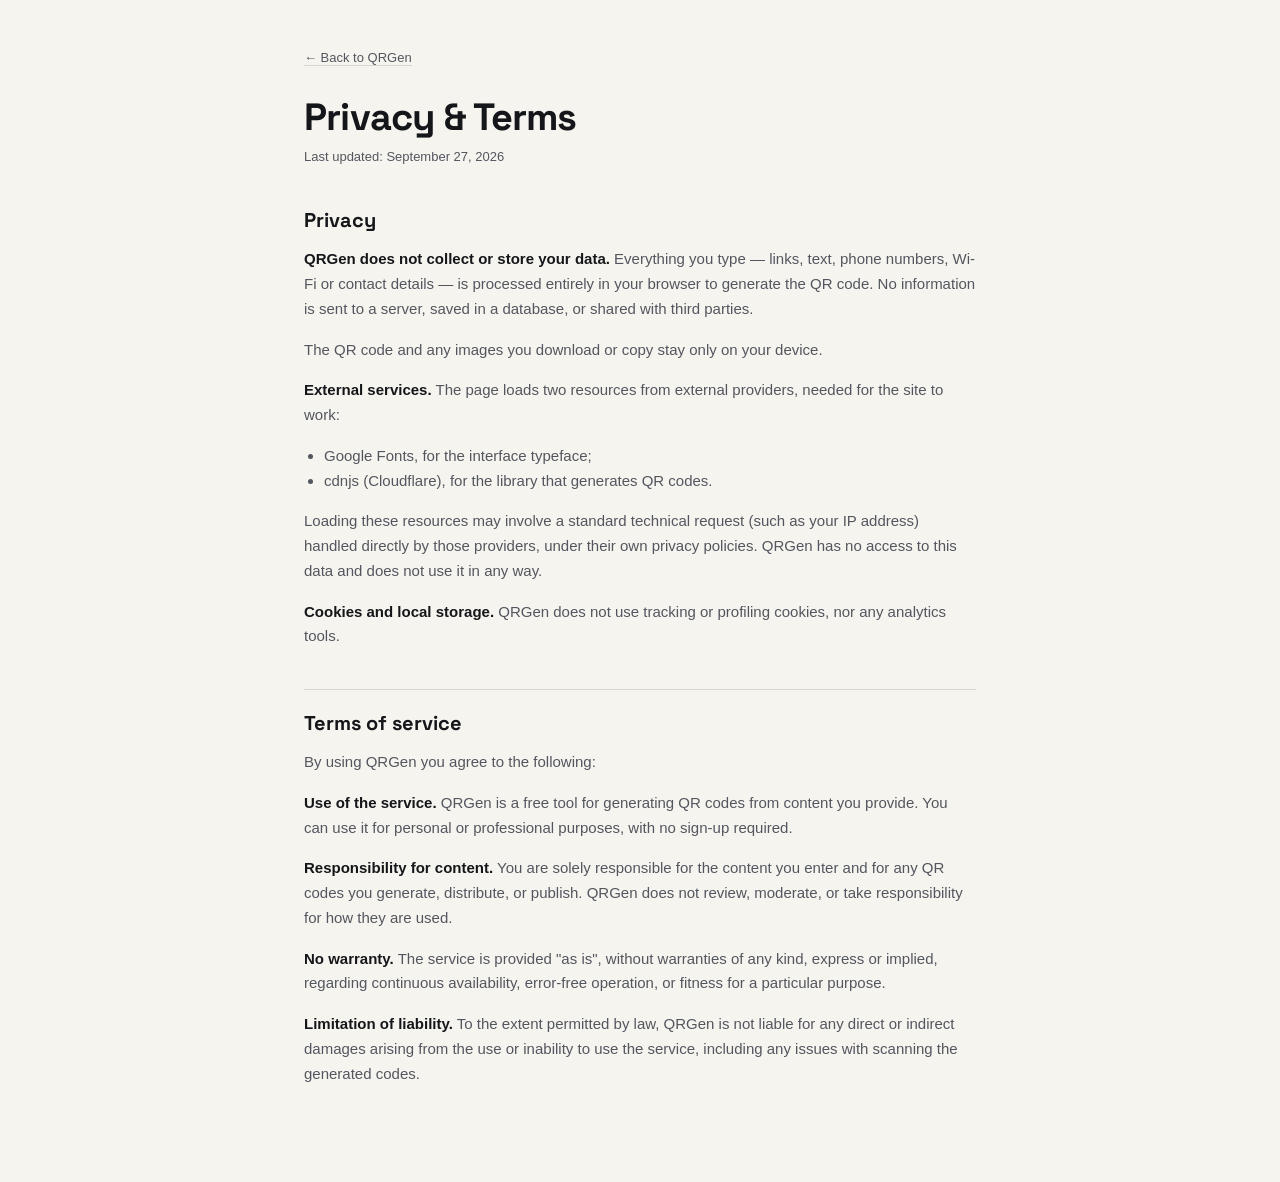
<file: privacy.html>
<!DOCTYPE html>
<html lang="en">
<head>
<meta charset="UTF-8">
<meta name="viewport" content="width=device-width, initial-scale=1, viewport-fit=cover">
<title>Privacy & Terms — QRGen</title>
<link rel="preconnect" href="https://fonts.googleapis.com">
<link rel="preconnect" href="https://fonts.gstatic.com" crossorigin>
<link href="https://fonts.googleapis.com/css2?family=Space+Grotesk:wght@500;600;700&display=swap" rel="stylesheet">
<link rel="stylesheet" href="style.css">
<style>
  .legal-wrap{ max-width:720px; margin:0 auto; padding:48px 24px 80px; }
  .legal-wrap h1{ font-size:clamp(28px,4vw,38px); margin-bottom:8px; }
  .legal-wrap .updated{ color:var(--ink-soft); font-size:13px; margin-bottom:40px; }
  .legal-wrap h2{
    font-family:'Space Grotesk',sans-serif; font-size:20px; margin:40px 0 14px;
    padding-top:20px; border-top:1px solid var(--line);
  }
  .legal-wrap h2:first-of-type{border-top:none;padding-top:0;}
  .legal-wrap p, .legal-wrap li{ color:var(--ink-soft); font-size:15px; line-height:1.65; }
  .legal-wrap ul{ padding-left:20px; margin:0 0 16px; }
  .legal-wrap p{ margin:0 0 16px; }
  .legal-wrap strong{ color:var(--ink); }
  .back-link{
    display:inline-block; margin-bottom:32px; color:var(--ink-soft); font-size:13px;
    text-decoration:none; border-bottom:1px solid var(--line);
  }
  .back-link:hover{ color:var(--ink); border-color:var(--ink); }
</style>
</head>
<body>
<div class="legal-wrap">
  <a class="back-link" href="index.html">← Back to QRGen</a>
  <h1>Privacy & Terms</h1>
  <p class="updated">Last updated: September 27, 2026</p>

  <h2>Privacy</h2>
  <p><strong>QRGen does not collect or store your data.</strong> Everything you type — links, text, phone numbers, Wi-Fi or contact details — is processed entirely in your browser to generate the QR code. No information is sent to a server, saved in a database, or shared with third parties.</p>
  <p>The QR code and any images you download or copy stay only on your device.</p>
  <p><strong>External services.</strong> The page loads two resources from external providers, needed for the site to work:</p>
  <ul>
    <li>Google Fonts, for the interface typeface;</li>
    <li>cdnjs (Cloudflare), for the library that generates QR codes.</li>
  </ul>
  <p>Loading these resources may involve a standard technical request (such as your IP address) handled directly by those providers, under their own privacy policies. QRGen has no access to this data and does not use it in any way.</p>
  <p><strong>Cookies and local storage.</strong> QRGen does not use tracking or profiling cookies, nor any analytics tools.</p>

  <h2>Terms of service</h2>
  <p>By using QRGen you agree to the following:</p>
  <p><strong>Use of the service.</strong> QRGen is a free tool for generating QR codes from content you provide. You can use it for personal or professional purposes, with no sign-up required.</p>
  <p><strong>Responsibility for content.</strong> You are solely responsible for the content you enter and for any QR codes you generate, distribute, or publish. QRGen does not review, moderate, or take responsibility for how they are used.</p>
  <p><strong>No warranty.</strong> The service is provided "as is", without warranties of any kind, express or implied, regarding continuous availability, error-free operation, or fitness for a particular purpose.</p>
  <p><strong>Limitation of liability.</strong> To the extent permitted by law, QRGen is not liable for any direct or indirect damages arising from the use or inability to use the service, including any issues with scanning the generated codes.</p>
</div>
</body>
</html>
</file>
<file: style.css>
:root{
  --paper:#F6F4EF;
  --ink:#15161A;
  --ink-soft:#54565F;
  --line:#D9D6CC;
  --accent:#E63946;
  --warn:#B4780A;
  --panel:#FFFFFF;
  color-scheme: light;
  padding-top: env(safe-area-inset-top, 0px);
  padding-bottom: env(safe-area-inset-bottom, 0px);
}
@media (prefers-color-scheme: dark){
  :root:not([data-theme="light"]){
    --paper:#121214;
    --ink:#F2F1ED;
    --ink-soft:#A6A6AC;
    --line:#302F2E;
    --accent:#FF5A4E;
    --warn:#E0A73E;
    --panel:#1B1B1E;
  }
}
*{box-sizing:border-box;}
html{scroll-padding-top: env(safe-area-inset-top, 0px);}
html, body{height:100%;}
body{
  margin:0;
  background:var(--paper);
  color:var(--ink);
  font-family:-apple-system,BlinkMacSystemFont,"Segoe UI",Roboto,sans-serif;
  min-height:100%;
  display:flex;
  flex-direction:column;
}
.wrap{ max-width:1100px; margin:0 auto; padding:48px 24px 72px; width:100%; flex:1; display:flex; flex-direction:column; }
.wrap > .grid{ flex:1; }
header{
  display:flex; align-items:baseline; justify-content:space-between; gap:16px;
  margin-bottom:40px; border-bottom:1px solid var(--line); padding-bottom:20px;
}
.brand{ font-family:'Space Grotesk',sans-serif; font-weight:700; font-size:22px; letter-spacing:-0.02em; }
.brand span{color:var(--accent);}
.tagline{color:var(--ink-soft);font-size:14px;}
.grid{ display:grid; grid-template-columns: 1.15fr 0.85fr; gap:40px; align-items:start; }
@media (max-width:820px){ .grid{grid-template-columns:1fr;} }
h1{
  font-family:'Space Grotesk',sans-serif; font-size:clamp(32px,4.2vw,48px);
  line-height:1.05; letter-spacing:-0.02em; margin:0 0 12px;
}
.lede{ color:var(--ink-soft); font-size:16px; line-height:1.5; max-width:46ch; margin:0 0 32px; }
.field-group{margin-bottom:20px;}
label{ display:block; font-size:13px; color:var(--ink-soft); margin-bottom:8px; }
input[type="text"], input[type="url"], input[type="datetime-local"], textarea{
  width:100%; padding:14px 16px; border:1.5px solid var(--line); border-radius:8px;
  background:var(--panel); color:var(--ink); font-size:15px; font-family:inherit;
  outline:none; transition:border-color .15s ease;
}
textarea{resize:vertical; min-height:70px;}
input:focus, textarea:focus{ border-color:var(--accent); }
input.invalid{ border-color:var(--warn); }
.field-hint{ font-size:12px; margin-top:6px; color:var(--ink-soft); }
.field-hint.warn{ color:var(--warn); }
.tabs{ display:flex; gap:6px; margin-bottom:24px; flex-wrap:wrap; }
.tab{
  padding:8px 14px; border-radius:999px; border:1.5px solid var(--line); background:transparent;
  color:var(--ink-soft); font-size:13px; font-family:inherit; cursor:pointer; transition:all .15s ease;
}
.tab.active{ border-color:var(--ink); color:var(--ink); background:var(--panel); font-weight:600; }
.row{ display:grid; grid-template-columns:1fr 1fr; gap:16px; }
@media (max-width:480px){.row{grid-template-columns:1fr;}}
select{
  width:100%; padding:12px 14px; border:1.5px solid var(--line); border-radius:8px;
  background:var(--panel); color:var(--ink); font-family:inherit; font-size:14px; outline:none;
}
.preview-panel{
  background:var(--panel); border:1px solid var(--line); border-radius:16px; padding:32px;
  position:sticky; top:24px;
}
.scan-frame{
  position:relative; aspect-ratio:1; width:100%; max-width:280px; margin:0 auto 20px; padding:24px;
  border-radius:12px; background:#fff; display:flex; align-items:center; justify-content:center;
  overflow:hidden; box-shadow:0 1px 0 rgba(0,0,0,.04);
}
.scan-frame::before, .scan-frame::after,
.scan-frame .corner-br, .scan-frame .corner-bl{
  content:""; position:absolute; width:22px; height:22px; border:3px solid var(--accent); z-index:2;
}
.scan-frame::before{top:8px;left:8px;border-right:none;border-bottom:none;}
.scan-frame::after{top:8px;right:8px;border-left:none;border-bottom:none;}
.corner-bl{bottom:8px;left:8px;border-right:none;border-top:none;}
.corner-br{bottom:8px;right:8px;border-left:none;border-top:none;}
#qr-target{display:flex;align-items:center;justify-content:center;}
#qr-target img, #qr-target canvas{max-width:100%;height:auto;display:block;}
.empty-hint{color:var(--ink-soft);font-size:13px;text-align:center;padding:20px;}
.error-hint{color:var(--warn);font-size:13px;text-align:center;padding:20px;}
.char-counter{ text-align:center; font-size:12px; color:var(--ink-soft); margin-bottom:16px; }
.char-counter.warn{ color:var(--warn); }
.print-hint{ text-align:center; font-size:12px; color:var(--ink-soft); margin-bottom:16px; }
.actions{display:flex;gap:8px;flex-wrap:wrap;}
button.primary, button.ghost{
  padding:12px 14px; border-radius:8px; font-family:inherit; font-size:13.5px; cursor:pointer; flex:1;
}
button.primary{ border:none; background:var(--ink); color:var(--paper); font-weight:600; transition:opacity .15s ease; }
button.primary:hover{opacity:.85;}
button.primary:disabled{opacity:.4;cursor:not-allowed;}
button.ghost{ border:1.5px solid var(--line); background:transparent; color:var(--ink); }
.meta{ margin-top:18px; font-size:12px; color:var(--ink-soft); text-align:center; }
:focus-visible{outline:2px solid var(--accent);outline-offset:2px;}
@media (prefers-reduced-motion:no-preference){
  .scan-frame img, .scan-frame canvas{animation:appear .25s ease;}
}
.site-footer{
  display:flex; justify-content:center; align-items:center; gap:16px; flex-wrap:wrap;
  padding:14px 24px calc(14px + env(safe-area-inset-bottom, 0px));
  border-top:1px solid var(--line); background:var(--paper);
  font-size:12px; color:var(--ink-soft);
  position:fixed; bottom:0; left:0; width:100%; z-index:10;
}
.site-footer a{ color:var(--ink-soft); text-decoration:none; border-bottom:1px solid var(--line); }
.site-footer a:hover{ color:var(--ink); border-color:var(--ink); }
</file>
